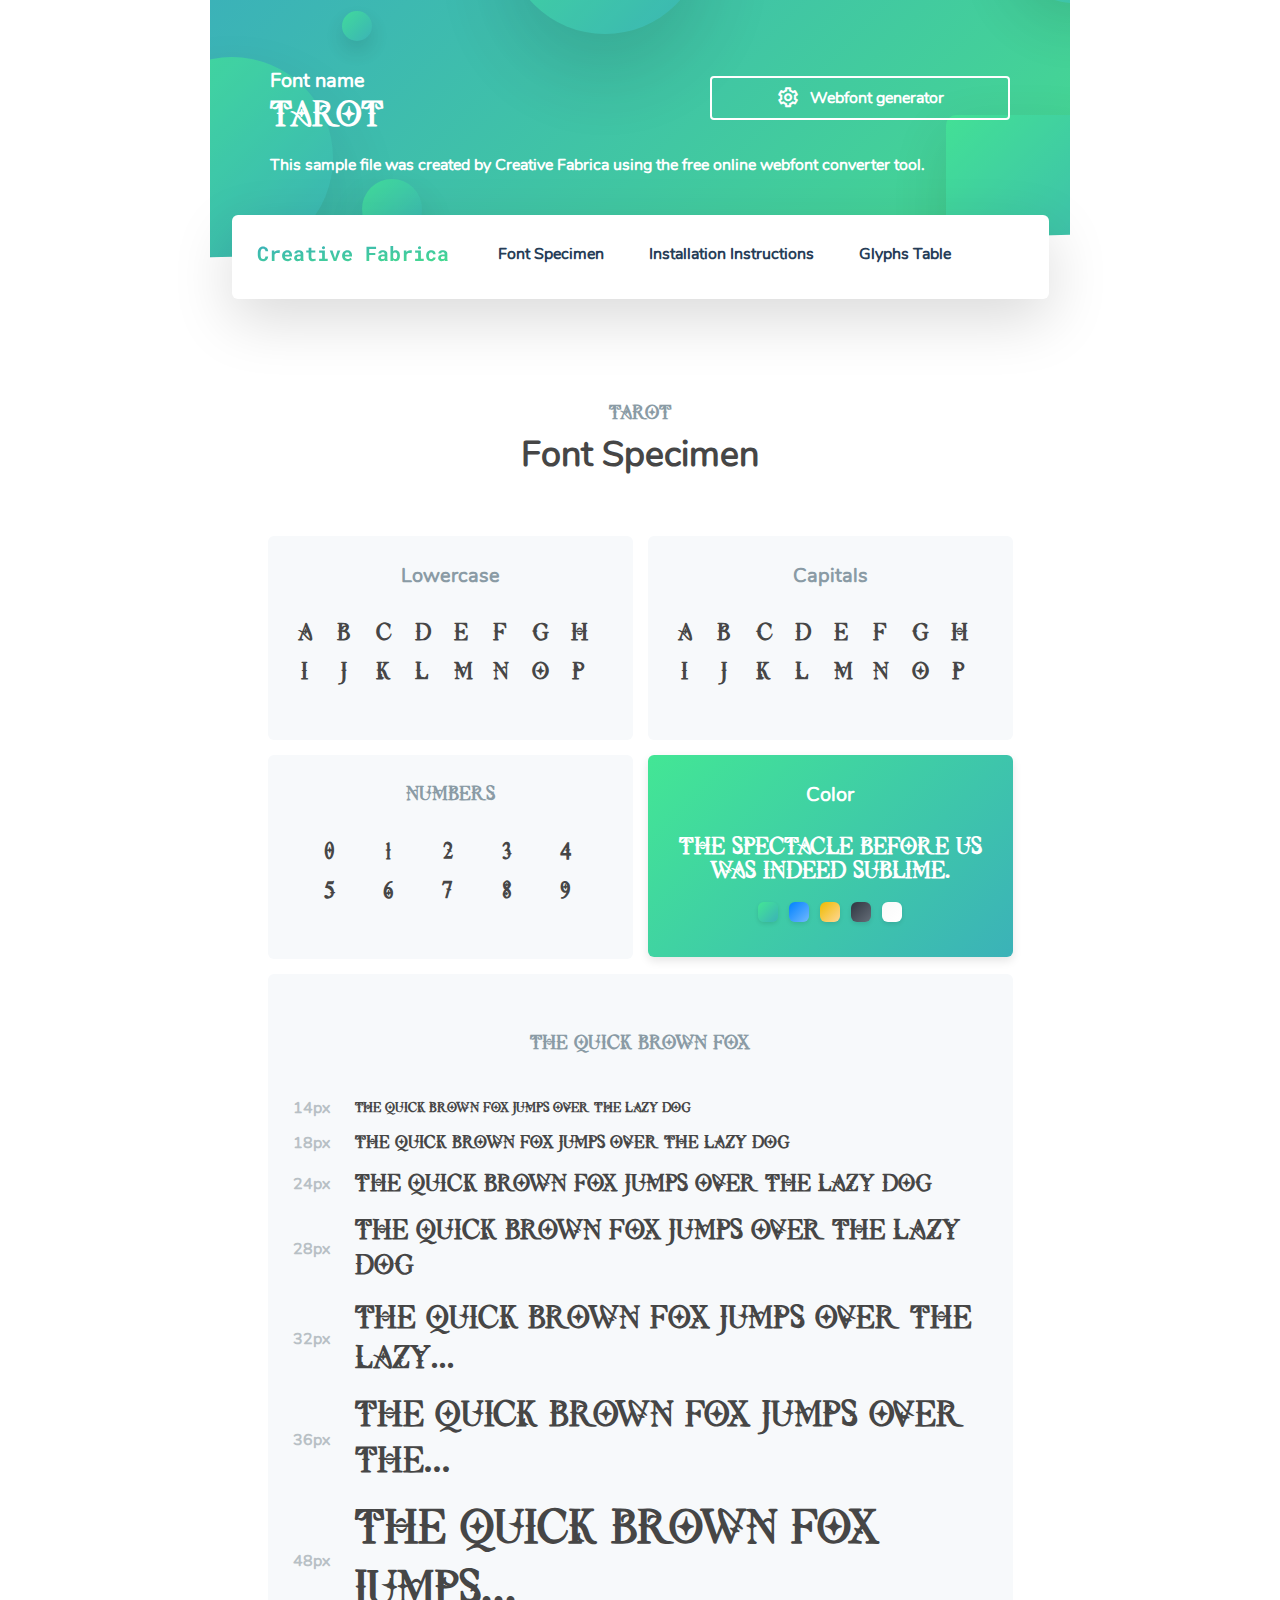
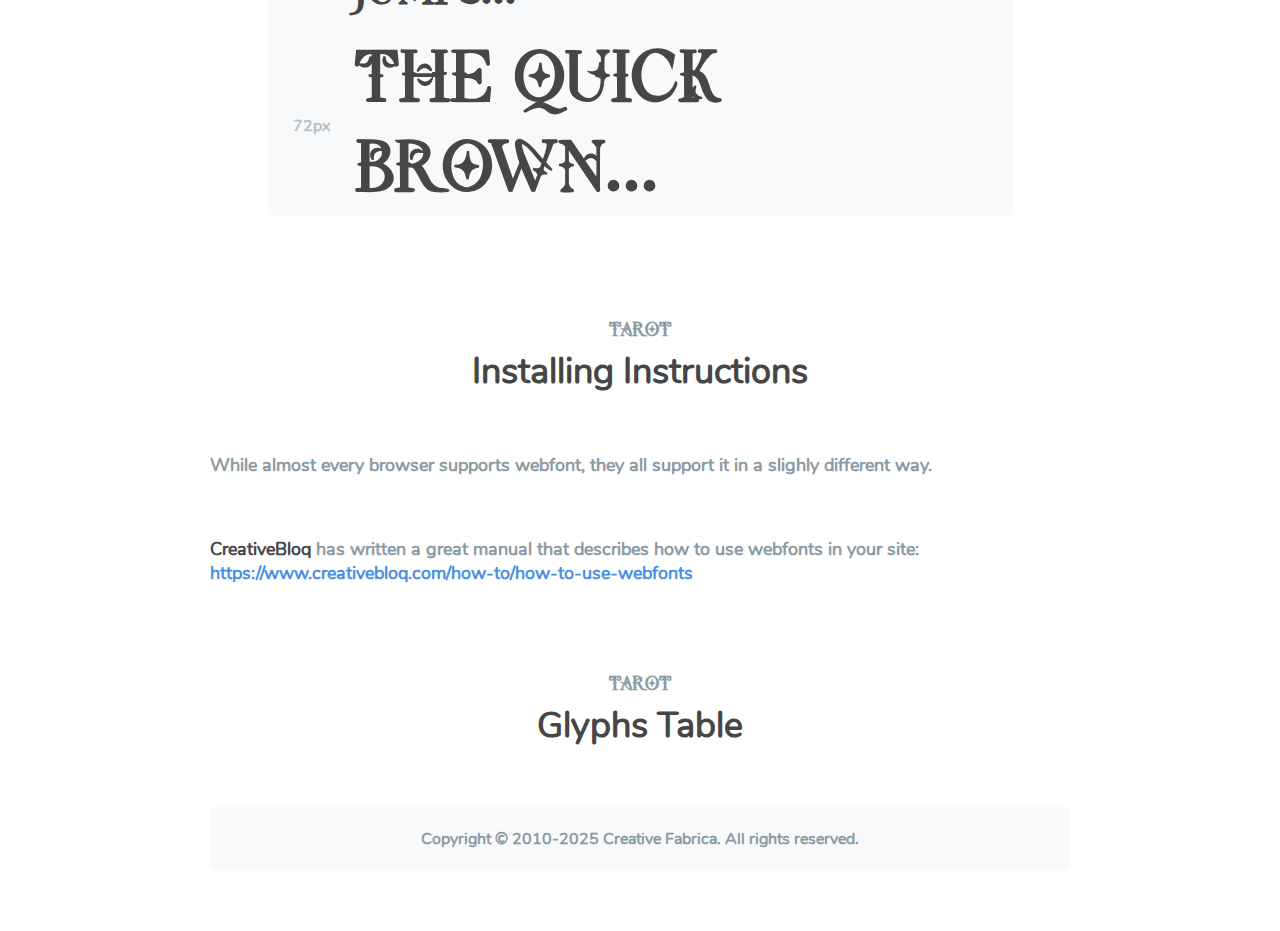
<file: frontend/templates/Tarot-111926094/index.html>
<!DOCTYPE html>
<html lang="en">
<head>
    <meta charset="UTF-8">
    <meta http-equiv="X-UA-Compatible" content="ie=edge">
    <meta name="viewport" content="width=device-width">
    <title>Webfont Specimen Tarot by Creative Fabrica</title>
    <link rel="stylesheet" href="Tarot.css">
    <link rel="stylesheet" href="./specimen_files/css/boxicons.min.css">
    <link rel="stylesheet" href="./specimen_files/css/style.css">
    <link rel="icon" href="./specimen_files/images/favicon.png">
    <style>
        body {
            font-family: 'Tarot';
            font-weight: Regular;
        }
    </style>
</head>
<body>
    <div class="cover-section c-section">
		<div class="cover-section_cta">
			<div class="c-row">
				<div class="c-row_column">
					<h1 class="cover-section_headline">
						<span class="cover-section_headline--smaller keep-page-font">Font name</span> <br>
						Tarot
					</h1>
				</div>
				<div class="c-row_column c-row_column--align-right center-vertical c-row_column--no-margin-right ">
					<a class="l-button l-button--outlined btn-animated-top-bottom" href="https://www.creativefabrica.com/webfont-generator/" target="_blank">
						<div class="l-button_icon">
							<i class="icon-animated-top-bottom bx bx-cog"></i>
						</div>
						<div class="l-button_text keep-page-font">Webfont generator</div>
					</a>
				</div>
			</div>
			<p class="cover-section_description keep-page-font">
				This sample file was created by Creative Fabrica using the free online webfont converter tool.
			</p>
		</div>
		<div class="l-parallax">
            <img style="top: 35%; left: -18%;" class="l-parallax_item" data-parallax-translate="100" src="./specimen_files/images/Circle_5.svg" alt="">
			<img style="top: 55%; left: 13%;" class="l-parallax_item" data-parallax-translate="200" src="./specimen_files/images/Circle_3.svg" alt="">
			<img style="top: 75%; left: 13%;" class="l-parallax_item" data-parallax-translate="50" src="./specimen_files/images/Circle_2.svg" alt="">
			<img style="top: -71%; left: 25%;" class="l-parallax_item" data-parallax-translate="30" src="./specimen_files/images/Circle_1.svg" alt="">
			<img style="top: 70%; right: -10%;" class="l-parallax_item" data-parallax-translate="150" src="./specimen_files/images/Rectangle_2.svg" alt="">
			<img style="top: -15%; right: -15%;" class="l-parallax_item" data-parallax-translate="180" src="./specimen_files/images/Circle_4.svg" alt="">
		</div>
	</div>

	<!-- Navigation -->
	<div class="top-navigation-section c-section">
		<div class="top-navigation">
			<div class="nav-component left-side">
				<div class="logo-and-menu-btn">
					<div class="logo-box">
						<img src="./specimen_files/images/Logo.svg">
					</div>
					<button id="btn-trigger-top-nav" class="btn-menu-trigger">
						<span class="bx bx-menu"></span>
					</button>
				</div>
			</div>
			<div id="top-nav-responsive-menu" class="responsive-menu" top-nav-responsive-active="false">
				<div class="nav-component">
					<ul class="menu-list">
                        <li><a class="keep-page-font" href="#" onclick="scrollToSection('font-specimen_section', event)">Font Specimen</a></li>
						<li><a class="keep-page-font" href="#" onclick="scrollToSection('installing-section', event)">Installation Instructions</a></li>
						<li><a class="keep-page-font" href="#" onclick="scrollToSection('glyph-section', event)">Glyphs Table</a></li>
					</ul>
				</div>
			</div>
		</div>
	</div>

	<div class="font-specimen_section c-section">
		<h3 class="c-section_subtitle">Tarot</h3>
		<h2 class="c-section_headline keep-page-font">Font Specimen</h2>
		<div class="fs-section_boxes">
			<div class="c-row--inline">
				<div class="c-row_column">
					<div class="fs-section_box">
						<p class="fs-section_box-title keep-page-font">Lowercase</p>
						<div class="fs-section-chars-box fs-section-char-box--lowercase">
							<div class="fs-section-char-box">
								<p class="fs-section-char">a</p>
							</div>
							<div class="fs-section-char-box">
								<p class="fs-section-char">b</p>
							</div>
							<div class="fs-section-char-box">
								<p class="fs-section-char">c</p>
							</div>
							<div class="fs-section-char-box">
								<p class="fs-section-char">d</p>
							</div>
							<div class="fs-section-char-box">
								<p class="fs-section-char">e</p>
							</div>
							<div class="fs-section-char-box">
								<p class="fs-section-char">f</p>
							</div>
							<div class="fs-section-char-box">
								<p class="fs-section-char">g</p>
							</div>
							<div class="fs-section-char-box fs-section-char-box--no-margin">
								<p class="fs-section-char">h</p>
							</div>
							<div class="fs-section-char-box">
								<p class="fs-section-char">i</p>
							</div>
							<div class="fs-section-char-box">
								<p class="fs-section-char">j</p>
							</div>
							<div class="fs-section-char-box">
								<p class="fs-section-char">k</p>
							</div>
							<div class="fs-section-char-box">
								<p class="fs-section-char">l</p>
							</div>
							<div class="fs-section-char-box">
								<p class="fs-section-char">m</p>
							</div>
							<div class="fs-section-char-box">
								<p class="fs-section-char">n</p>
							</div>
							<div class="fs-section-char-box">
								<p class="fs-section-char">o</p>
							</div>
							<div class="fs-section-char-box fs-section-char-box--no-margin">
								<p class="fs-section-char">p</p>
							</div>

							<!-- Clear float -->
							<div class="clear-fix"></div>

						</div>
					</div>
				</div>
				<div class="c-row_column c-row_column--no-margin-right">
					<div class="fs-section_box">
						<p class="fs-section_box-title keep-page-font">Capitals</p>
						<div class="fs-section-chars-box fs-section-char-box--uppercase">
							<div class="fs-section-char-box">
								<p class="fs-section-char">a</p>
							</div>
							<div class="fs-section-char-box">
								<p class="fs-section-char">b</p>
							</div>
							<div class="fs-section-char-box">
								<p class="fs-section-char">c</p>
							</div>
							<div class="fs-section-char-box">
								<p class="fs-section-char">d</p>
							</div>
							<div class="fs-section-char-box">
								<p class="fs-section-char">e</p>
							</div>
							<div class="fs-section-char-box">
								<p class="fs-section-char">f</p>
							</div>
							<div class="fs-section-char-box">
								<p class="fs-section-char">g</p>
							</div>
							<div class="fs-section-char-box fs-section-char-box--no-margin">
								<p class="fs-section-char">h</p>
							</div>
							<div class="fs-section-char-box">
								<p class="fs-section-char">i</p>
							</div>
							<div class="fs-section-char-box">
								<p class="fs-section-char">j</p>
							</div>
							<div class="fs-section-char-box">
								<p class="fs-section-char">k</p>
							</div>
							<div class="fs-section-char-box">
								<p class="fs-section-char">l</p>
							</div>
							<div class="fs-section-char-box">
								<p class="fs-section-char">m</p>
							</div>
							<div class="fs-section-char-box">
								<p class="fs-section-char">n</p>
							</div>
							<div class="fs-section-char-box">
								<p class="fs-section-char">o</p>
							</div>
							<div class="fs-section-char-box fs-section-char-box--no-margin">
								<p class="fs-section-char">p</p>
							</div>

							<!-- Clear float -->
							<div class="clear-fix"></div>

						</div>
					</div>
				</div>
			</div>
			<div class="c-row--inline">
				<div class="c-row_column">
					<div class="fs-section_box">
						<p class="fs-section_box-title">Numbers</p>
						<div class="fs-section-chars-box fs-section-char--numbers">
							<div class="fs-section-char-box fs-section-char-box--number">
								<p class="fs-section-char">0</p>
							</div>
							<div class="fs-section-char-box fs-section-char-box--number">
								<p class="fs-section-char">1</p>
							</div>
							<div class="fs-section-char-box fs-section-char-box--number">
								<p class="fs-section-char">2</p>
							</div>
							<div class="fs-section-char-box fs-section-char-box--number">
								<p class="fs-section-char">3</p>
							</div>
							<div class="fs-section-char-box fs-section-char-box--number fs-section-char-box--no-margin">
								<p class="fs-section-char">4</p>
							</div>
							<div class="fs-section-char-box fs-section-char-box--number">
								<p class="fs-section-char">5</p>
							</div>
							<div class="fs-section-char-box fs-section-char-box--number">
								<p class="fs-section-char">6</p>
							</div>
							<div class="fs-section-char-box fs-section-char-box--number">
								<p class="fs-section-char">7</p>
							</div>
							<div class="fs-section-char-box fs-section-char-box--number">
								<p class="fs-section-char">8</p>
							</div>
							<div class="fs-section-char-box fs-section-char-box--number fs-section-char-box--no-margin">
								<p class="fs-section-char">9</p>
							</div>

							<!-- Clear float -->
							<div class="clear-fix"></div>

						</div>
					</div>
				</div>
				<div class="c-row_column c-row_column--no-margin-right">
					<div class="fs-section_switch-color-box fs-section_box fs-section_box--color-box">
						<p class="fs-section_box-title color-white fs-switch-box_font-color keep-page-font">Color</p>
						<p class="fs-section_subtext color-white fs-switch-box_font-color">
							The spectacle before us <br class="break-line">was indeed sublime.
						</p>
						<div class="fs-section_color-buttons">
							<button class="fs-section_color_button fs-section_color_button--green"
							        data-color-one="#43E695" data-color-two="#3BB2B8" data-font-color="#ffffff"></button>

							<button class="fs-section_color_button fs-section_color_button--blue"
									data-color-one="#72B8FE" data-color-two="#0081FF" data-font-color="#ffffff"></button>

							<button class="fs-section_color_button fs-section_color_button--yellow"
									data-color-one="#EEBB00" data-color-two="#FFD796" data-font-color="#ffffff"></button>

							<button class="fs-section_color_button fs-section_color_button--black"
									data-color-one="#656D78" data-color-two="#2F3640" data-font-color="#ffffff"></button>

							<button class="fs-section_color_button fs-section_color_button--white"
									data-color-one="#FFFFFF" data-color-two="#F9F9F9" data-font-color="#4d545f"></button>
						</div>
					</div>
				</div>
			</div>
		</div>
	</div>

	<div class="size-example-section c-section">
		<h3 class="c-section_subtitle">The quick brown fox</h3>
		<div class="size-example-section_scroll-content">
			<ul class="size-example-section_list">
				<li class="size-example-section_item">
					<span class="size-example-section_example-size keep-page-font">14px</span>
					<p class="size-example-section_preview size-example--14">
						The quick brown fox jumps over the lazy dog
					</p>
				</li>
				<li class="size-example-section_item">
					<span class="size-example-section_example-size keep-page-font">18px</span>
					<p class="size-example-section_preview size-example size-example--18">
						The quick brown fox jumps over the lazy dog
					</p>
				</li>
				<li class="size-example-section_item">
					<span class="size-example-section_example-size keep-page-font">24px</span>
					<p class="size-example-section_preview size-example size-example--24">
						The quick brown fox jumps over the lazy dog
					</p>
				</li>
				<li class="size-example-section_item">
					<span class="size-example-section_example-size keep-page-font">28px</span>
					<p class="size-example-section_preview size-example size-example--28">
						The quick brown fox jumps over the lazy dog
					</p>
				</li>
				<li class="size-example-section_item">
					<span class="size-example-section_example-size keep-page-font">32px</span>
					<p class="size-example-section_preview size-example size-example--32">
						The quick brown fox jumps over the lazy...
					</p>
				</li>
				<li class="size-example-section_item">
					<span class="size-example-section_example-size keep-page-font">36px</span>
					<p class="size-example-section_preview size-example size-example--36">
						The quick brown fox jumps over the...
					</p>
				</li>
				<li class="size-example-section_item">
					<span class="size-example-section_example-size keep-page-font">48px</span>
					<p class="size-example-section_preview size-example size-example--48">
						The quick brown fox jumps...
					</p>
				</li>
				<li class="size-example-section_item">
					<span class="size-example-section_example-size keep-page-font">72px</span>
					<p class="size-example-section_preview size-example size-example--72">
						The quick brown...
					</p>
				</li>
			</ul>
		</div>

	</div>

    <div class="installing-section c-section">
		<h3 class="c-section_subtitle">Tarot</h3>
		<h2 class="c-section_headline keep-page-font">Installing Instructions</h2>
		<p class="installing-section_top-paragraph c-section_paragraph c-section_paragraph--light keep-page-font">
			While almost every browser supports webfont, they all support it in a slighly different way.
		</p>
		<p class="installing-section_top-paragraph c-section_paragraph c-section_paragraph--light keep-page-font">
			<span class="installing-section_dark-span keep-page-font">CreativeBloq</span>
			has written a great manual that describes how to use webfonts in your site:
			<a class="installing-section_link keep-page-font" href="https://www.creativebloq.com/how-to/how-to-use-webfonts" target="_blank">
				https://www.creativebloq.com/how-to/how-to-use-webfonts
			</a>
		</p>
	</div>

	<div class="glyph-section c-section">
		<h3 class="c-section_subtitle">Tarot</h3>
		<h2 class="c-section_headline keep-page-font">Glyphs Table</h2>
		<div class="glyph-section_table">
            
			<!-- Clear float -->
			<div class="clear-fix"></div>

		</div>
	</div>

	<div class="footer-section c-section">
		<p class="keep-page-font">Copyright &copy; 2010-2025 Creative Fabrica. All rights reserved.</p>
	</div>

	<script type="text/javascript" src="./specimen_files/javascript/parallax.js"></script>
	<script type="text/javascript" src="./specimen_files/javascript/responsive-menu.js"></script>
	<script type="text/javascript" src="./specimen_files/javascript/scroll-animation.js"></script>
	<script type="text/javascript" src="./specimen_files/javascript/color-switcher.js"></script>
</body>
</html>
</file>
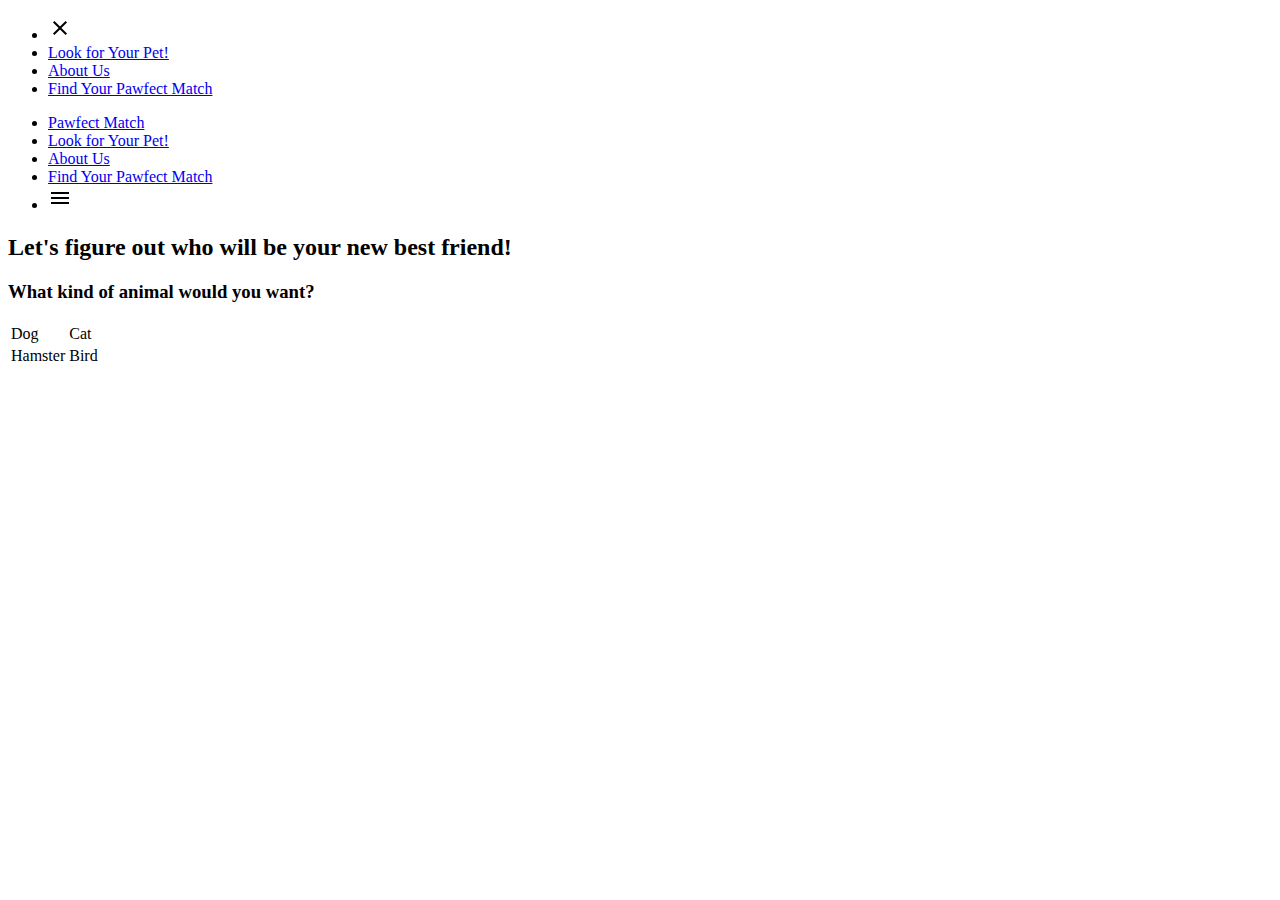
<file: frontend/templates/quiz.html>
<!DOCTYPE html>
<html lang="en">
    <head>
        <link rel="stylesheet" href="../../static/css/style.css">
        <link rel="preconnect" href="https://fonts.googleapis.com">
        <link rel="preconnect" href="https://fonts.gstatic.com" crossorigin>
        <link href="https://fonts.googleapis.com/css2?family=McLaren&display=swap" rel="stylesheet">
        <script src="../../static/js/script.js"></script>
    </head>
    <body>
        <!--<div id="webname">
            <h2>Pawfect Match</h2>
        </div>-->
        <div>
            <nav>
                <ul class="sidebar">
                    <li onclick=hideSidebar()><a class="current-tab" href="#"><svg xmlns="http://www.w3.org/2000/svg" height="24px" viewBox="0 -960 960 960" width="24px" fill="#02001"><path d="m256-200-56-56 224-224-224-224 56-56 224 224 224-224 56 56-224 224 224 224-56 56-224-224-224 224Z"/></svg></a></li>
                    <li><a href="gallery.html">Look for Your Pet!</a></li>
                    <li><a href="about.html">About Us</a></li>
                    <li><a href="quiz.html">Find Your Pawfect Match</a></li>
                </ul>
                <ul>
                    <li><a class="current-tab" href="home.html">Pawfect Match</a></li>
                    <li class="hideOnMobile"><a href="gallery.html">Look for Your Pet!</a></li>
                    <li class="hideOnMobile"><a href="about.html">About Us</a></li>
                    <li class="hideOnMobile"><a href="quiz.html">Find Your Pawfect Match</a></li>
                    <li class="menu-button" onclick=showSidebar()><a href="#"><svg xmlns="http://www.w3.org/2000/svg" height="24px" viewBox="0 -960 960 960" width="24px" fill="#02001"><path d="M120-240v-80h720v80H120Zm0-200v-80h720v80H120Zm0-200v-80h720v80H120Z"/></svg></a></li>
                </ul>
            </nav>
            <script>
                function showSidebar(){
                    const sidebar = document.querySelector('.sidebar')
                    sidebar.style.display = 'flex'
                }
                function hideSidebar(){
                    const sidebar = document.querySelector('.sidebar')
                    sidebar.style.display = 'none'
                }
            </script>
        </div>

    <div>
        <h2> Let's figure out who will be your new best friend!</h2>
    </div>
    <div id="quiz">
        <div class="quiz-form">
            <h3 class="question">What kind of animal would you want?</h3>
            <div class="answers">
                <table>
                    <tr>
                        <td>Dog</td>
                        <td>Cat</td>
                    </tr>
                    <tr>
                        <td>Hamster</td>
                        <td>Bird</td>
                    </tr>
                </table>
            </div>
        </div>
    </div>
    <body>
</file>
<file: frontend/templates/Tarot-111926094/Tarot.css>
@font-face {
    font-family: 'Tarot';
    src: url('fonts/Tarot.eot');
    src: url('fonts/Tarot.eot?#iefix') format('embedded-opentype'),
         url('fonts/Tarot.woff2') format('woff2'),
         url('fonts/Tarot.woff') format('woff'),
         url('fonts/Tarot.ttf')  format('truetype'),
         url('fonts/Tarot.svg#Tarot') format('svg');
}
</file>
<file: frontend/templates/Tarot-111926094/specimen_files/css/style.css>
/* Global definitions */

@font-face {
    font-family: 'Nunito';
    src: url('../fonts/Nunito-Regular.eot');
    src: url('../fonts/Nunito-Regular.eot?#iefix') format('embedded-opentype'),
         url('../fonts/Nunito-Regular.woff2') format('woff2'),
         url('../fonts/Nunito-Regular.woff') format('woff'),
         url('../fonts/Nunito-Regular.ttf')  format('truetype'),
         url('../fonts/Nunito-Regular.svg#Nunito') format('svg');
}

body {
	font-family: "Nunito", sans-serif;
	margin: 0;
}

.c-row {
	display: flex;
}

.c-row--inline {
	display: inline-flex;
}

.c-row_column {
	margin-right: 15px;
}

.c-row_column--align-right {
	margin-left: auto;
}

.c-row_column--no-margin-right {
	margin-right: 0 !important;
}

.center-vertical {
	display: inline-flex;
	align-items: center;
}

.c-section {
	width: 860px;
	margin: auto;
	box-sizing: border-box;
	padding-top: 60px;
}

.c-section_subtitle {
	color: #8A9BA5;
	font-size: 20px;
	font-weight: 800;
	line-height: 20px;
	text-align: center;
	margin: 0;
}

.c-section_headline {
	color: #464646;
	font-size: 36px;
	font-weight: 800;
	line-height: 42px;
	text-align: center;
	margin-top: 10px;
}

.c-section_paragraph {
	font-weight: bold;
	color: #464646;
	font-size: 18px;
	line-height: 24px;
	margin: 30px 0;
}

.c-section_paragraph--light {
	color: #8A9BA5;
}

.c-section_paragraph--margin-top {
	margin-top: 20px;
}

.c-section_link {
	color: #4A90E2;
}

.c-section-code {
	border-radius: 6px;
	background-color: #F7F9FB;
	padding: 20px 0;
}

.c-section_code-block {
	margin-left: 20px;
}

.c-section_code-line {
	color: #8A9BA5;
	font-size: 16px;
	font-weight: 800;
	line-height: 24px;
	margin: 0;
}

.l-button {
	width: 300px;
	height: 44px;
	display: inline-flex;
	align-items: center;
	justify-content: center;
	text-decoration: none;
	border: none;
	border-radius: 4px;
	box-sizing: border-box;
	transition: all 0.3s ease;
}

.l-button_icon {
	display: flex;
	align-items: center;
	margin-right: 10px;
	font-size: 24px;
	color: #FFFFFF;
}

.l-button_text {
	font-size: 16px;
	font-weight: bold;
	line-height: 22px;
	color: #FFFFFF;
}

.l-button--outlined {
	border: 2px solid #FFFFFF;
}

.l-button-green {
	background: linear-gradient(135deg, #54D169 0%, #AFF57A 100%);
}

.l-button-black {
	background: linear-gradient(270deg, #7B848F 1.88%, #414A57 100%);
}

.l-button-black:hover,
.l-button-green:hover {
	box-shadow: 0 8px 20px 0 rgba(42,34,64,.20);
}

.l-button--disabled {
	opacity: 0.4;
}

.btn-animated-top-bottom {
	overflow: hidden;
}

.btn-animated-top-bottom:hover {
	overflow: hidden;
}

.icon-animated-top-bottom {
	position: relative;
}

.btn-animated-top-bottom:hover .icon-animated-top-bottom {
	animation: animated-icon-top-bottom 0.6s 1 !important;
}

@keyframes animated-icon-top-bottom {
	0% {
		top: 0;
		opacity: 0.4;
	}
	35% {
		top: -50px;
		opacity: 0;
	}
	50% {
		opacity: 0;
		top: 50px;
	}
	70% {
		top: 0;
		opacity: 1;
	}
}

@media only screen and (max-width: 350px) {
	.l-button {
		width: auto;
		padding: 0 10px;
	}
}

.l-parallax {
	position: absolute;
	width: 100%;
	height: 100%;
	z-index: 90;
	left: 0;
	top: 0;
}
.l-parallax_item {
	position: absolute;
}

.clear-fix {
	clear: both;
}

.color-white {
	color: #fff !important;
}

.keep-page-font {
	font-family: "Nunito", sans-serif !important;
}


/* Cover section */
.cover-section {
	background: linear-gradient(315deg, #46D990 0%, #3BB2B8 100%);
	height: 260px;
	overflow: hidden;
	position: relative;
	padding: 60px;
}
.cover-section::after {
 	content: "";
    position: absolute;
    bottom: -80px;
    left: 0;
    width: 110%;
    height: 95px;
    background: #ffffff;
    display: block;
    transform: rotate(-1.5deg);
    z-index: 999;
}
.cover-section_cta {
	position: relative;
	z-index: 100;
}
.cover-section_headline {
	color: #fff;
	font-size: 36px;
	font-weight: 800;
	line-height: 36px;
	margin: 0;
}
.cover-section_headline--smaller {
	font-size: 20px;
}

.cover-section_description {
	color: #ffffff;
	font-size: 16px;
	font-weight: 800;
	line-height: 20px;
	margin: 20px 0 0;
}

@media only screen and (max-width: 880px) {
	.c-section {
		width: 100%;
		margin: auto;
	}
	.cover-section {
	    height: auto;
	}
	.cover-section .c-row {
		display: block;
	}
	.cover-section .c-row .l-button {
		margin: 15px 0;
	}
}

@media only screen and (max-width: 750px) {
	.cover-section {
		padding: 30px 20px 60px;
	}
	.cover-section .l-parallax {
		display: none;
	}
}

/* Top navigation */
.top-navigation-section {
	padding: 0;
	position: relative;
    top: -45px;
    z-index: 9999;
    text-align: center;
}

.top-navigation {
  width: 95%;
  height: 84px;
  border-radius: 6px;
  background-color: #FFFFFF;
  box-shadow: 0 20px 60px 0 rgba(0, 0, 0, 0.15);
  display: inline-flex;
  align-items: center;
}

.top-navigation .left-side {
  margin: auto 25px;
}

.top-navigation .left-side .logo-and-menu-btn {
  display: inline-flex;
  align-items: center;
}

.top-navigation .left-side .logo-and-menu-btn .btn-menu-trigger {
  height: 30px;
  width: 30px;
  background: #43cd9c;
  border: none;
  border-radius: 5px;
  border-bottom: 3px solid #3db9b1;
  display: flex;
  align-items: center;
  justify-content: center;
  outline: none;
  display: none;
}

.top-navigation .left-side .logo-and-menu-btn .btn-menu-trigger .bx {
  font-size: 12px;
  color: #fff;
}

.top-navigation .responsive-menu {
  display: inline-flex;
  width: 100%;
}

.top-navigation .responsive-menu .nav-component .menu-list {
  list-style: none;
  padding-left: 0;
  margin-left: 25px;
}

.top-navigation .responsive-menu .nav-component .menu-list li {
  display: inline-block;
  margin-right: 40px;
  text-align: left;
}

.top-navigation .responsive-menu .nav-component .menu-list li a {
  color: #263D57;
  font-size: 16px;
  font-weight: bold;
  line-height: 22px;
  text-decoration: none;
  transition: all 0.3s ease;
}

.top-navigation .responsive-menu .nav-component .menu-list li a:hover {
  color: #FD8409;
}

.top-navigation .responsive-menu .nav-component .menu-list li a::after {
  content: "";
  display: block;
  height: 4px;
  width: auto;
  border-radius: 6px;
  background: #FD8409;
  margin-top: 2px;
  visibility: hidden;
  opacity: 0;
  transition: all 0.3s ease;
}

.top-navigation .responsive-menu .nav-component .menu-list li a:hover::after {
  visibility: visible;
  opacity: 1;
}

.top-navigation .responsive-menu .nav-component .menu-list .show-on-mobile {
  display: none;
}

.top-navigation .right-side {
  margin: 0 20px 0 auto;
}

@media only screen and (max-width: 1100px) {
  .top-navigation {
    display: inline-block;
    height: auto;
    border-radius: 4px;
    overflow: hidden;
  }
  .top-navigation .left-side {
    width: auto;
    display: block;
    padding: 10px 20px;
    margin: 0;
    border-bottom: 1px solid #f9f9f9;
  }
  .top-navigation .left-side .logo-and-menu-btn {
    width: 100%;
  }
  .top-navigation .left-side .logo-and-menu-btn .btn-menu-trigger {
    display: flex !important;
    margin-left: auto;
  }
  .top-navigation .responsive-menu {
    display: block;
    height: 0;
  }
  .top-navigation .responsive-menu .center-side {
    display: block;
  }
  .top-navigation .responsive-menu .nav-component .menu-list {
    padding: 0;
    margin: 0;
  }
  .top-navigation .responsive-menu .nav-component .menu-list li {
    display: block;
    margin-right: 0;
  }
  .top-navigation .responsive-menu .nav-component .menu-list li a {
    display: block;
    padding: 8px 15px;
  }
  .top-navigation .responsive-menu .nav-component .menu-list li a .break-line {
  	display: none;
  }
  .top-navigation .responsive-menu .nav-component .menu-list li a:after {
    content: none;
  }
  .top-navigation .responsive-menu .nav-component .menu-list li a:hover {
    background: #f9f9f9;
  }
  .top-navigation .right-side {
    margin: 0 0 0 10px;
  }
}

@media only screen and (max-width: 1100px) {
	.top-navigation .left-side .logo-and-menu-btn .logo-box img {
		width: 200px;
	}
}


/* Font Specimen */
.fs-section_boxes {
	margin-top: 60px;
	text-align: center;
}

.fs-section_box {
	height: auto;
	width: 365px;
	border-radius: 6px;
	background-color: #F7F9FB;
	box-sizing: border-box;
	text-align: center;
	margin-bottom: 15px;
}

.fs-section_box--color-box {
	background: linear-gradient(135deg, #43E695 0%, #3BB2B8 100%);
	box-shadow: 0 4px 10px 0 rgba(0,0,0,0.1);
}

.fs-section_box-title {
	color: #8A9BA5;
	font-size: 20px;
	font-weight: 800;
	line-height: 20px;
	margin: 0;
	padding-top: 30px;
}

.fs-section-chars-box {
	display: inline-block;
	margin: 35px 30px;
}

.fs-section-char--numbers {
	margin: 35px 55px;
}

.fs-section-char-box--lowercase {
	text-transform: lowercase;
}

.fs-section-char-box--uppercase {
	text-transform: uppercase;
}

.fs-section-char-box {
	float: left;
	height: 24px;
	width: 14px;
	margin-right: 25px;
	margin-bottom: 15px;
}

.fs-section-char {
	color: #464646;
	font-size: 24px;
	font-weight: bold;
	line-height: 24px;
	margin: 0;
}

.fs-section-char-box--no-margin {
	margin-right: 0 !important;
}

.fs-section-char-box--number {
	margin-right: 45px;
}

.fs-section_subtext {
	font-size: 24px;
	font-weight: bold;
	line-height: 24px;
	text-align: center;
	margin: 30px 0 0;
}

.fs-section_color-buttons {
	margin: 16px auto 30px;
	display: inline-block;
}

.fs-section_color_button {
	height: 20px;
	width: 20px;
	border: none;
	border-radius: 6px;
	box-shadow: 0 2px 4px 0 rgba(0,0,0,0.1);
	cursor: pointer;
	margin: 3px;
}

.fs-section_color_button--green {
	background: linear-gradient(135deg, #43E695 0%, #3BB2B8 100%);
}
.fs-section_color_button--blue {
	background: linear-gradient(315deg, #72B8FE 0%, #0081FF 100%);
}
.fs-section_color_button--yellow {
    background: linear-gradient(135deg, #EEBB00 0%, #FFD796 100%);
}
.fs-section_color_button--black {
	background: linear-gradient(315deg, #656D78 0%, #2F3640 100%);
}
.fs-section_color_button--white {
	background: linear-gradient(315deg, #FFFFFF 0%, #F9F9F9 100%);
}

@media only screen and (max-width: 850px) {
	.fs-section_boxes .c-row--inline {
		display: block;
	}
	.fs-section_boxes .c-row_column {
		display: inline-block;
	}
}

@media only screen and (max-width: 440px) {
	.fs-section_boxes .c-row_column {
		margin: 0;
	}
	.fs-section_box {
		width: 300px;
	}
	.fs-section-char {
		font-size: 19px;
	}
	.fs-section-char-box {
		margin-right: 18px;
	}
	.fs-section-char--numbers {
	   margin: 35px 79px;
	}
}

/* Font size preview */
.size-example-section {
	width: 745px;
	border-radius: 6px;
	background-color: #F7F9FB;
	margin: auto;
}

.size-example-section_list {
	margin: 45px 0;
	list-style: none;
	padding: 0;
}

.size-example-section_item {
	display: flex;
	align-items: center;
	margin-bottom: 15px;
}

.size-example-section_example-size {
	color: #B8C0C5;
	font-size: 16px;
	font-weight: bold;
	line-height: 14px;
	padding: 0 25px;
}

.size-example-section_preview {
	margin: 0;
	color: #464646;
	font-weight: bold;
}

.size-example--14 {
	font-size: 14px;
}
.size-example--18 {
	font-size: 18px;
}
.size-example--24 {
	font-size: 24px;
}
.size-example--28 {
	font-size: 28px;
}
.size-example--32 {
	font-size: 32px;
}
.size-example--36 {
	font-size: 36px;
}
.size-example--48 {
	font-size: 48px;
}
.size-example--72 {
	font-size: 72px;
}

@media only screen and (max-width: 770px) {
	.size-example-section {
		width: 100% !important;
		overflow: hidden;
	}
	.size-example-section_scroll-content {
		overflow-x: scroll;
	}
	.size-example-section_list {
		width: 745px;
	}

}

/* Installing Instruction */
.installing-section_top-paragraph {
	margin: 60px 0 30px 0;
}
.installing-section_dark-span {
	color: #464646;
}

.installing-section_link {
	color: #4A90E2;
	text-decoration: none;
}

.qa_steps-list {
	padding: 0;
	margin-bottom: 30px;
	list-style: none;
}

.qa_step {
	display: flex;
	align-items: center;
}

.qa_step-number {
	height: 60px;
	width: 60px;
	border-radius: 6px;
	background: linear-gradient(315deg, #46D990 0%, #3BB2B8 100%);
	box-shadow: 0 20px 40px 0 rgba(0,0,0,0.25);
	text-align: center;
	line-height: 60px;
	color: #FFFFFF;
	font-size: 24px;
	font-weight: 800;
}

.qa_step-question {
	margin-left: 20px;
	color: #464646;
	font-size: 20px;
	font-weight: 800;
	line-height: 24px;
}

@media only screen and (max-width: 880px) {
	.installing-section {
		padding-left: 20px;
		padding-right: 20px;
	}
	.qa_step-number {
		height: 40px;
    	width: 40px;
    	line-height: 40px;
    	font-size: 18px;
	}
	.qa_step-question {
		font-size: 18px;
		margin-left: 10px;
	}
	.installing-section .c-section_paragraph {
		font-size: 16px;
	}
	.installing-section .c-section-code {
		overflow-x: scroll;
	}
	.installing-section .c-section_code-block {
		width: 800px;
	}
}

@media only screen and (max-width: 500px) {
	.qa_step {
		display: block;
	}
	.qa_step-question {
		margin-left: 0;
	}
}

/*  Troubleshoot section */
.troubleshoot-section {
	border-radius: 6px;
	background: linear-gradient(315deg, #46D990 0%, #3BB2B8 100%);
	box-shadow: 0 20px 40px 0 rgba(0,0,0,0.25);
	padding: 60px 30px;
}

.troubleshoot-section .c-section_subtitle {
	opacity: 0.5;
	color: #ffffff;
}

.troubleshoot-section .c-section_headline {
	color: #FFFFFF;
}

.troubleshoot-section_description {
	opacity: 0.75;
	color: #FFFFFF;
	font-size: 16px;
	font-weight: 800;
	line-height: 24px;
}

.troubleshoot-section .qa_step-number {
	width: 24px;
	height: 24px;
	background: none;
	color: #fff;
	font-size: 24px;
	line-height: 24px;
	box-shadow: none;
	font-weight: 400;
}

.troubleshoot-section .qa_step-question {
	color: #fff;
    margin-left: 15px;
    font-size: 20px;
}

.troubleshoot-section .c-section_paragraph {
	margin: 0;
	opacity: 0.75;
	color: #fff;
	font-size: 16px;
}

@media only screen and (max-width: 500px) {
	.troubleshoot-section .qa_step-number {
		display: none;
	}
	.troubleshoot-section .qa_step-question {
		margin-left: 0;
	}
}

/* Glyph section */
.glyph-section_glyph_box {
	float: left;
	margin: 0 15px 15px 0;
}
.glyph-section_sign {
	height: 61px;
	width: 61px;
	border-radius: 6px;
	background: #F7F9FB;
	display: flex;
	align-items: center;
	justify-content: center;
	color: #464646;
	font-size: 24px;
	font-weight: 800;
	line-height: 24px;
}

.glyph-section_code {
	height: 31px;
	width: 61px;
	border-radius: 6px;
	background-color: #F7F9FB;
	box-shadow: 0 4px 8px 0 rgba(0,0,0,0.1);
	margin-top: 10px;
	display: flex;
	align-items: center;
	justify-content: center;
	color: #464646;
	font-size: 14px;
	font-weight: bold;
	line-height: 14px;
}

@media only screen and (max-width: 950px) {
	.glyph-section {
		width: 95%;
		margin: auto;
	}
	.glyph-section_table {
		padding-left: 20px;
	}
}

/* Footer section */
.footer-section {
	border-radius: 6px;
	background-color: #F7F9FB;
	padding: 20px 5px;
	margin: 60px auto;
}

.footer-section p {
	color: #8A9BA5;
	font-size: 16px;
	font-weight: 800;
	line-height: 24px;
	text-align: center;
	margin: 0;
}

@media only screen and (max-width: 530px) {
	.footer-section {
		margin-bottom: 0;
	}
	.footer-section p {
		font-size: 13px;
	}
}
</file>
<file: static/css/style.css>

</file>
